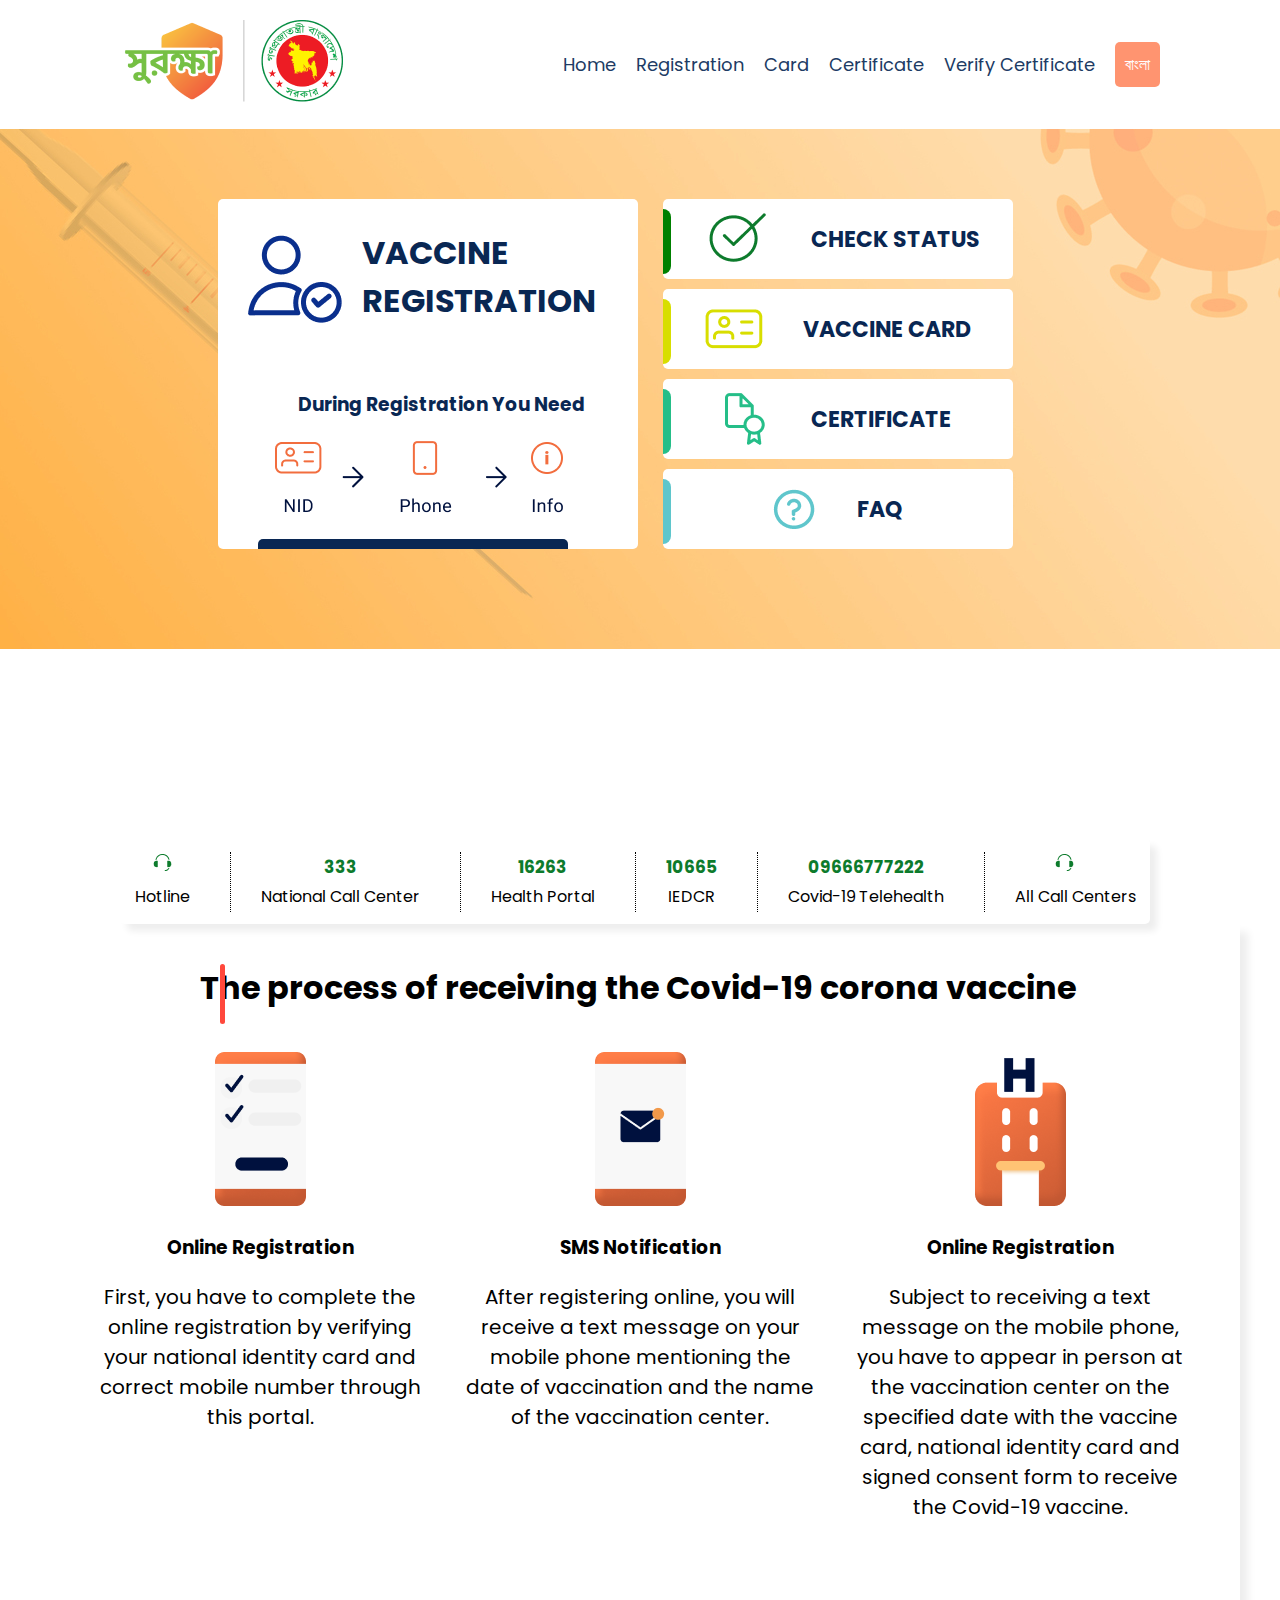
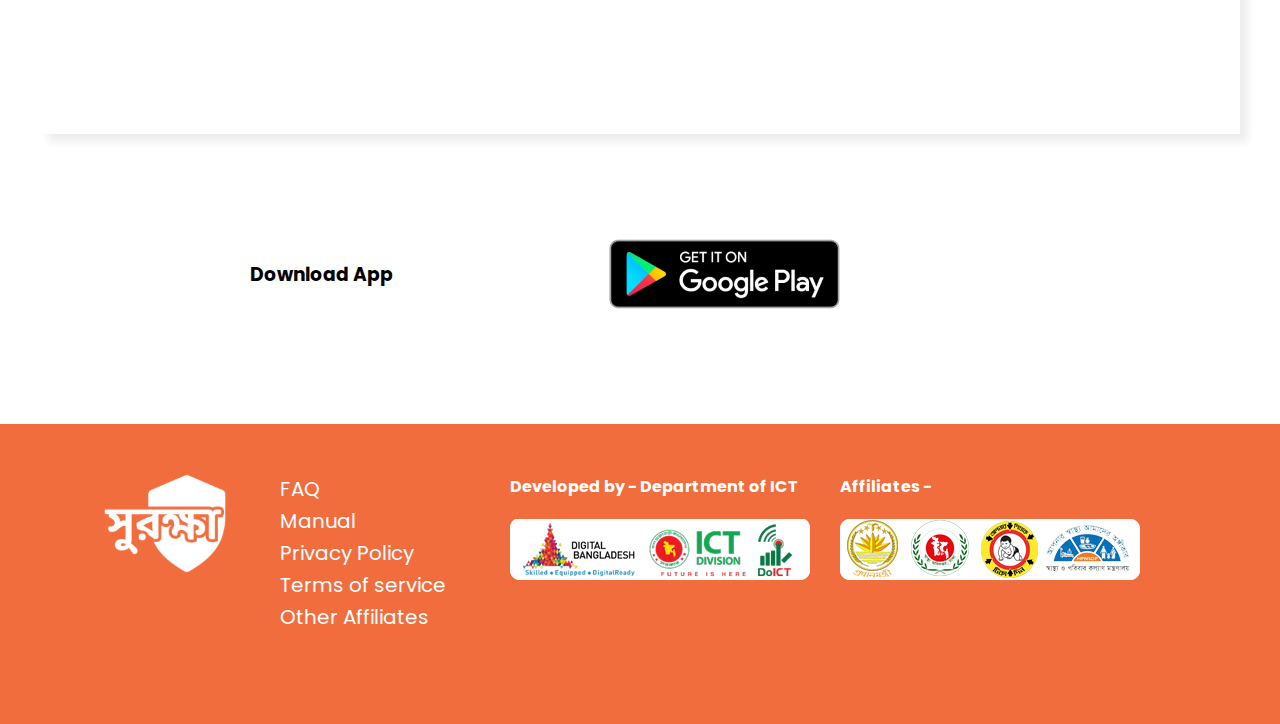
<file: Surokkha Clone/index.html>
<!DOCTYPE html>
<html lang="en">
<head>
    <meta charset="UTF-8">
    <meta name="viewport" content="width=device-width, initial-scale=1.0">
    <link rel="stylesheet" href="style.css">
    <link rel="shortcut icon" href="image/logo.png" type="image/x-icon">
    <title>সুরক্ষা : কোভিড-১৯ ভ্যাকসিনের জন্য নিবন্ধন করুন</title>
</head>
<body>
    <!-- naver section start -->
    <nav>
        <figure>
            <img src="image/logo-f.5c608b98.png" alt="">
        </figure>
        <ul>
            <li><a href="">Home</a></li>
            <li><a href="">Registration</a></li>
            <li><a href="">Card</a></li>
            <li><a href="">Certificate</a></li>
            <li><a href="">Verify Certificate</a></li>
            <button>বাংলা</button>
        </ul>
    </nav>
    <!-- naver section end -->

    <!-- banner section start -->
    <div class="banner">
        <div class="banner-left">
            <div class="bl-one">
                <img src="image/download.png" alt="">
                <h2>VACCINE REGISTRATION</h2>
            </div>
            <div class="bl-two">
                <h3>During Registration You Need</h3>
                <img src="image/download (1).png" alt="">
            </div>
        </div>
        <div class="banner-right">
            <div class="br-one">
                <img src="image/download (2).png" alt="">
                <strong>CHECK STATUS</strong>
            </div>
            <div class="br-two">
                <img src="image/download (3).png" alt="">
                <strong>VACCINE CARD</strong>
            </div>
            <div class="br-three">
                <img src="image/download (4).png" alt="">
                <strong>CERTIFICATE</strong>
            </div>
            <div class="br-four">
                <img src="image/download (5).png" alt="">
                <strong>FAQ</strong>
            </div>
        </div>
    </div>
    <!-- banner section end -->

    <!-- sub-banner start -->
    <div class="sub-banner">
        <div class="thirdlogo">
            <img src="image/hotline.png" alt="">
            <p class="third_text ">Hotline </p>
        </div>
        <div class="thirdlogo">
            <p class="logosname"> 333 </p>
            <p class="third_text">National Call Center</p>
        </div>
        <div class="thirdlogo">
            <p class="logosname"> 16263 </p>
            <p class="third_text">Health Portal</p>
        </div>
        <div class="thirdlogo">
            <p class="logosname"> 10665 </p>
            <p class="third_text">IEDCR</p>
        </div>
        <div class="thirdlogo">
            <p class="logosname"> 09666777222 </p>
            <p class="third_text">Covid-19 Telehealth</p>
        </div>
        <div class="thirdlogos">
            <img src="image/hotline.png" alt="">
            <p class="third_text">All Call Centers</p>
        </div>
       
    </div>
    <!-- sub-banner end -->

    <!-- car section start -->
    <div class="big-card">
        <div class="service-container">
            <h1 class="title">The process of receiving the Covid-19 corona vaccine
            </h1>
            <div class="cards">
                <div class="service-card">
                    <img src="image/online.png" alt="">
                    <h3>Online Registration</h3>
                    <p>First, you have to complete the online registration by verifying your national identity card and correct mobile number through this portal.</p>
                </div>
                <div class="service-card">
                    <img src="image/sms.png" alt="">
                    <h3>SMS Notification</h3>
                    <p>After registering online, you will receive a text message on your mobile phone mentioning the date of vaccination and the name of the vaccination center.</p>
                </div> 
                <div class="service-card">
                    <img src="image/vaccin.png" alt="">
                    <h3>Online Registration</h3>
                    <p>Subject to receiving a text message on the mobile phone, you have to appear in person at the vaccination center on the specified date with the vaccine card, national identity card and signed consent form to receive the Covid-19 vaccine.</p>
                </div>
            </div>
        </div>
    </div>
    <div class="dwn-app">
        <h3>Download App</h3>
        <img src="image/goggle.png" alt="">
    </div>
    <!-- card section end -->

    <!-- footer section star -->
    <footer>
        <div class="ft1">
            <img src="image/logo_white.c4093db4.svg" alt="">
        </div>
        <div class="ft2">
            <ul>
                <li><a href="">FAQ</a></li>
                <li><a href="">Manual</a></li>
                <li><a href="">Privacy Policy</a></li>
                <li><a href="">Terms of service</a></li>
                <li><a href="">Other Affiliates</a></li>
            </ul>
        </div>
        <div class="ft3">
            <strong>Developed by - Department of ICT</strong>
            <img src="image/ict.png" alt="">
        </div>
        <div class="ft4">
            <strong>Affiliates - </strong>
            <img class="ft-img1" src="image/affilites.png" alt="">
        </div>
    </footer>
    <!-- footer section end -->
</body>
</html>
</file>
<file: Surokkha Clone/style.css>
@import url('https://fonts.googleapis.com/css2?family=Inter:ital,opsz,wght@0,14..32,100..900;1,14..32,100..900&family=Manrope:wght@200..800&family=Poppins:ital,wght@0,100;0,200;0,300;0,47wQbNPTDJp9hMYdvogK2hAUiHsGeiybwaWe36bwtRQ3UTpYV7YuZ8FV5j9nauFCWwcjM6dTzpL5s2N79Rp5unwdMvc8ZKU=swap');
*{
    margin: 0px;
    padding: 0px;
    box-sizing: border-box;
    font-family: "Poppins", sans-serif;
}
 /* naver section start  */
nav {
    display: flex;
    margin: 20px 120px;
    justify-content: space-between;
}
nav ul{
    display: flex;
    align-items: center;
}
nav li{
    list-style: none;
    padding: 10px;
    position: relative;
}
nav li a{
    text-decoration: none;
    color: #203b64;
    font-size: 18px;
}
nav li a::before{
    content: "";
    top: 0;
    left: 50%;
    position: absolute;
    width: 0;
    height: 100%;
    border-bottom: 4px solid #203b64;
    transform: translateX(-50%);
    transition: 0.5s;
}
nav li a:hover::before{
    width: 100%;
}
nav button{
    padding: 10px ;
    background-color: rgba(255, 115, 68, 0.765);
    border: none;
    color: white;
    border-radius: 5px;
    margin-left: 10px ;
    font-size: 16px ;
}
nav button:hover{
    background-color: #f65c24;
}
/* naver section end */

.banner{
    background-image: url(image/banner-bg.7358efba.jpg);
    background-repeat: no-repeat;
    background-position: cover;
    width: 100%;
    height: 90vh;
    display: flex;
    justify-content: center;
    gap: 25px;
}

/* banner left part start*/
.banner-left{
    width: 420px;
    height: 350px;
    margin-top: 70px;
    color: #092753;
    padding: 30px 30px;
    background: white;
    border-radius: 5px;
    position: relative;
}
.bl-one h2{
    font-size: 32px;
}
.banner-left::after{
    content: "";
    width: 310px;
    height: 10px;
    background: #092753;
    position: absolute;
    bottom:0px;
    left: 40px;
    border-top-left-radius: 5px;
    border-top-right-radius: 5px;
}
.banner-left:hover{
    background-color: aliceblue;
    transition:0.6s;
}
.bl-one{
    display: flex;
    align-items: center;
    gap: 20px;
}
.bl-two{
    padding-top:65px;
}
.bl-two > h3{
    padding-left: 50px;
}
.bl-two > img{
    padding-top: 20px;
    padding-left: 27px;
}
/* banner left part end*/


/* banner right part start*/
.banner-right{
    margin-top: 70px;
    width: 400px;
    height: 350px;
}
.banner-right > div{
    width: 350px;
    height: 80px;
    background: white;
    margin-bottom: 10px;
    border-radius: 5px;
    display: flex;
    gap: 40px;
    align-items:center;
    justify-content: center;
    color: #092753;
    font-size: 22px;
    position: relative;
}
.br-one::after{
    content: "";
    width: 8px;
    height: 65px;
    background: green;
    position: absolute;
    left: 0px;
    top: 10px;
    bottom: 10px;
    border-top-right-radius: 80px;
    border-bottom-right-radius: 80px;
}
.br-one:hover{
    background-color: rgb(200, 236, 203);
    transition:0.6s;
}
.br-two::after{
    content: "";
    width: 8px;
    height: 65px;
    background: #d8de00;
    position: absolute;
    left: 0px;
    top: 10px;
    bottom: 10px;
    border-top-right-radius: 80px;
    border-bottom-right-radius: 80px;
}
.br-two:hover{
    background-color: #f6f8bd; 
    transition:0.6s;
}
.br-three::after{
    content: "";
    width: 8px;
    height: 65px;
    background: #25be88;
    position: absolute;
    left: 0px;
    top: 10px;
    bottom: 10px;
    border-top-right-radius: 80px;
    border-bottom-right-radius: 80px;
}
.br-three:hover{
    background-color: #c6fdea; 
    transition:0.6s;
}
.br-four::after{
    content: "";
    width: 8px;
    height: 65px;
    background: #5fc6cc;
    position: absolute;
    left: 0px;
    top: 10px;
    bottom: 10px;
    border-top-right-radius: 80px;
    border-bottom-right-radius: 80px;
}
.br-four:hover{
    background: #bdf8fb;
    transition:0.6s;
}
/* banner right part end*/

/* sub-banner start */

.sub-banner{
    width: 1030px;
    height: 85px;
    background: white;
    display: flex;
    justify-content: center;
    align-items: center;
    margin-left: 120px;
    margin-top: -100px;
    border-radius: 5px;
    gap: 30px;
    box-shadow: 7px 7px 7px  rgb(238, 238, 238);
}
.thirdlogo{
    border-right: 1px dotted black;
    text-align: center;
    line-height: 30px;
    padding-right: 40px;
}
.logosname{
    color: #0d7b2c;
    font-size: 17px;
    font-weight:bold;
}
.thirdlogos{
    line-height: 30px;
}
.thirdlogos img{
    padding-left:40px;
}

/* sub-banner end */

/* card section start */
.big-card{
    width: 100%;
    height: 100vh;
    display: flex;
    justify-content: center;
}
.service-container{
    width: 1200px;
    height: 90vh;
    box-shadow: 8px 8px 8px rgb(238, 238, 238);
    
}
.service-container h1{
    padding-left: 120px;
    margin: 40px;
}
.service-container h1::after{
    content: "";
    width: 5px;
    height: 60px;
    left: 220px;
    background: #ff483c;
    position: absolute;
    border-radius: 5px;
}
.service-card{
    width: 350px;
    height:350px;
    border-radius: 10px;
    text-align: center;
}
.cards{
    display: flex;
    justify-content: center;
    gap:30px;
}
.service-card h3{
    margin: 20px;
}
.service-card p{
    font-size: 20px;
}

.dwn-app{
    width: 100%;
    height: 200px;
    display: flex;
    align-items: center;
    padding-left: 250px;
    padding-bottom: 100px;
    gap: 200px;
   
}
/* card section end  */ 


/* footer section start */
footer{
    width: 100%;
    height: 300px;
    display: flex;
    gap: 30px;
    padding-top: 50px;
    padding-left: 100px;
    background: #f26d3e;
}
.ft1{
    
    width: 150px;
    height: 250px;
}

footer li{
    list-style: none;
}
footer li a{
    text-decoration: none;
    color: white;
    font-size:20px;
}

.ft2{
    width: 200px;
    height: 250px;
    line-height: 30px;
}
.ft3{
    width: 300px;
    height: 250px;
    color: white;
}
.ft3 img{
    padding-top: 20px;
}
.ft4{
    width: 300px;
    height: 250px;
    color: white;
}
.ft4 img{
    padding-top: 20px;
}
/* footer section end */
</file>
